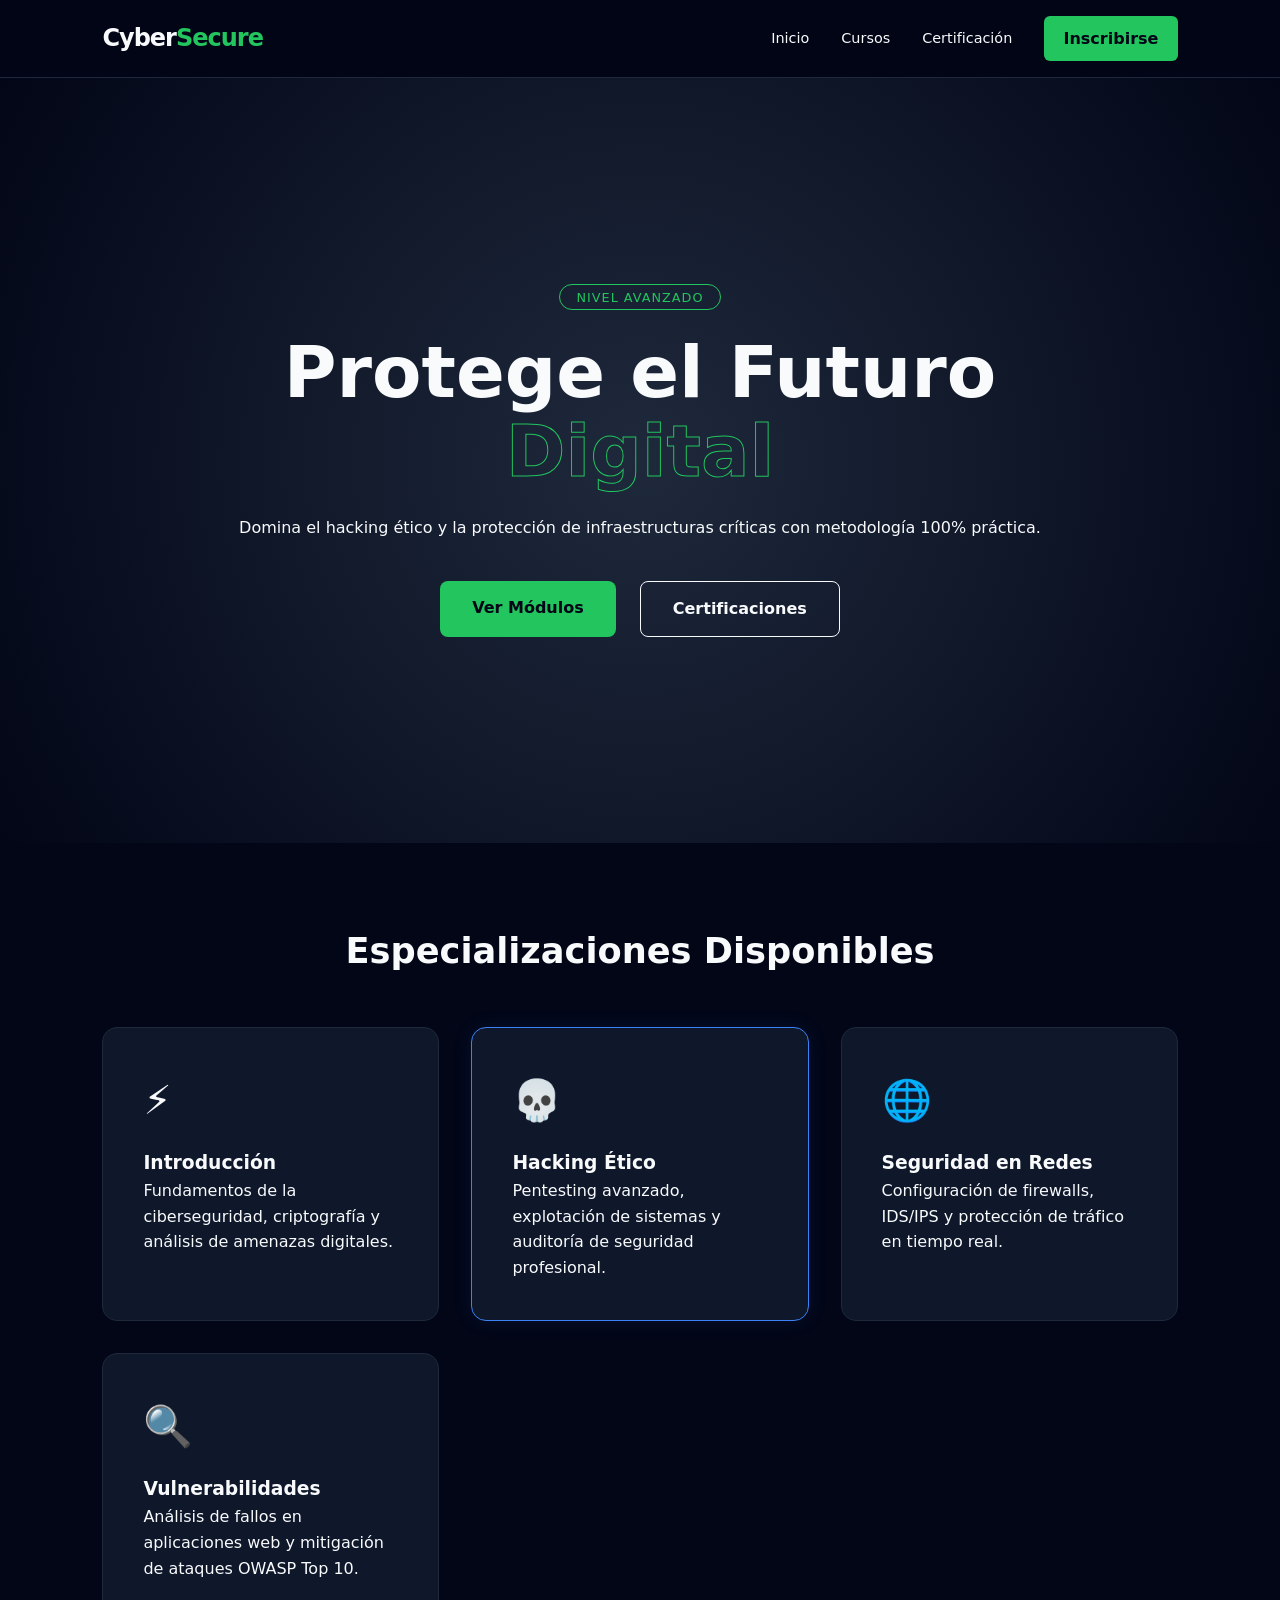
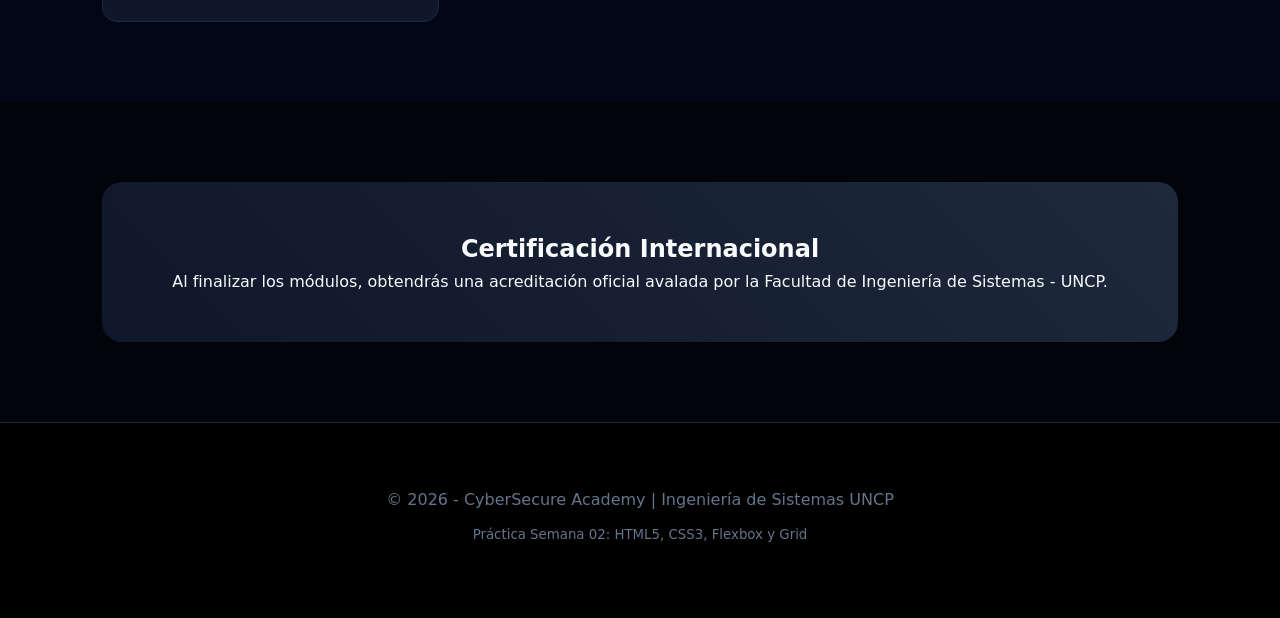
<file: index.html>
<!-- ================= PASO 1: ESTRUCTURA DEL PROYECTO ================= -->
<!-- Archivo principal index.html dentro de la carpeta Semana02 -->
<!DOCTYPE html>

<!-- ================= PASO 2: HTML5 + SEO + CONFIGURACIÓN BASE ================= -->
<html lang="es"> <!-- Define el idioma del documento -->

<head>
    <meta charset="UTF-8"> <!-- Permite caracteres especiales -->
    
    <!-- Permite diseño responsivo en dispositivos móviles -->
    <meta name="viewport" content="width=device-width, initial-scale=1.0"> 
    
    <!-- Mejora el posicionamiento en buscadores (SEO) -->
    <meta name="description" content="CyberSecure Academy: Formación avanzada en hacking ético y defensa digital.">
    
    <!-- Título de la página -->
    <title>CyberSecure Academy | Pro-Training</title>
    
    <!-- Enlace al archivo de estilos CSS -->
    <link rel="stylesheet" href="styles.css">
</head>

<body>

    <!-- ================= PASO 3: HEADER CON FLEXBOX ================= -->
    <!-- Contiene el logo y menú de navegación -->
    <header class="header">

        <!-- Logo del sitio -->
        <div class="logo">Cyber<span>Secure</span></div>

        <!-- Menú de navegación con enlaces internos -->
        <nav class="nav">
            <!-- Navegación mediante anclas (#id) -->
            <a href="#inicio" class="nav-link">Inicio</a>
            <a href="#cursos" class="nav-link">Cursos</a>
            <a href="#certificacion" class="nav-link">Certificación</a>

            <!-- Botón de acción (lleva al footer/contacto) -->
            <a href="#contacto" class="btn-nav">Inscribirse</a>
        </nav>
    </header>

    <!-- ================= CONTENIDO PRINCIPAL ================= -->
    <main>
        
        <!-- Sección principal (Hero) -->
        <!-- Representa la portada de la página -->
        <section class="hero" id="inicio">
            <div class="hero-content">

                <!-- Etiqueta decorativa -->
                <span class="badge">Nivel Avanzado</span>

                <!-- Título principal -->
                <h1>Protege el Futuro <br><span>Digital</span></h1>

                <!-- Descripción del curso -->
                <p>
                    Domina el hacking ético y la protección de infraestructuras críticas 
                    con metodología 100% práctica.
                </p>
                
                <!-- Botones con navegación interna -->
                <div class="hero-btns">
                    <!-- Navega a la sección de cursos -->
                    <a href="#cursos" class="btn-primary">Ver Módulos</a>

                    <!-- Navega a certificación -->
                    <a href="#certificacion" class="btn-secondary">Certificaciones</a>
                </div>
            </div>
        </section>

        <!-- ================= PASO 4: GRID Y TARJETAS ================= -->
        <!-- Sección que muestra los módulos usando CSS Grid -->
        <section class="contenedor" id="cursos">
            <h2 class="titulo">Especializaciones Disponibles</h2>
            
            <!-- Contenedor de tarjetas -->
            <div class="grid">

                <!-- Tarjeta 1 -->
                <article class="card">
                    <div class="card-icon">⚡</div>
                    <h3>Introducción</h3>
                    <p>Fundamentos de la ciberseguridad, criptografía y análisis de amenazas digitales.</p>
                </article>

                <!-- Tarjeta destacada -->
                <article class="card featured">
                    <div class="card-icon">💀</div>
                    <h3>Hacking Ético</h3>
                    <p>Pentesting avanzado, explotación de sistemas y auditoría de seguridad profesional.</p>
                </article>

                <!-- Tarjeta 3 -->
                <article class="card">
                    <div class="card-icon">🌐</div>
                    <h3>Seguridad en Redes</h3>
                    <p>Configuración de firewalls, IDS/IPS y protección de tráfico en tiempo real.</p>
                </article>

                <!-- Tarjeta 4 -->
                <article class="card">
                    <div class="card-icon">🔍</div>
                    <h3>Vulnerabilidades</h3>
                    <p>Análisis de fallos en aplicaciones web y mitigación de ataques OWASP Top 10.</p>
                </article>

            </div>
        </section>

        <!-- Sección de certificación -->
        <section class="contenedor section-alt" id="certificacion">
            <div class="cert-box">
                <h2>Certificación Internacional</h2>
                <p>
                    Al finalizar los módulos, obtendrás una acreditación oficial 
                    avalada por la Facultad de Ingeniería de Sistemas - UNCP.
                </p>
            </div>
        </section>

    </main>

    <!-- ================= PASO 5: DISEÑO RESPONSIVO ================= -->
    <!-- El comportamiento responsivo se implementa en el archivo CSS con media queries -->

    <!-- ================= FOOTER ================= -->
    <footer class="footer" id="contacto">
        <p>&copy; 2026 - CyberSecure Academy | Ingeniería de Sistemas UNCP</p>

        <!-- Nota de la práctica -->
        <p>
            <small>
                Práctica Semana 02: HTML5, CSS3, Flexbox y Grid
            </small>
        </p>
    </footer>

</body>
</html>
</file>
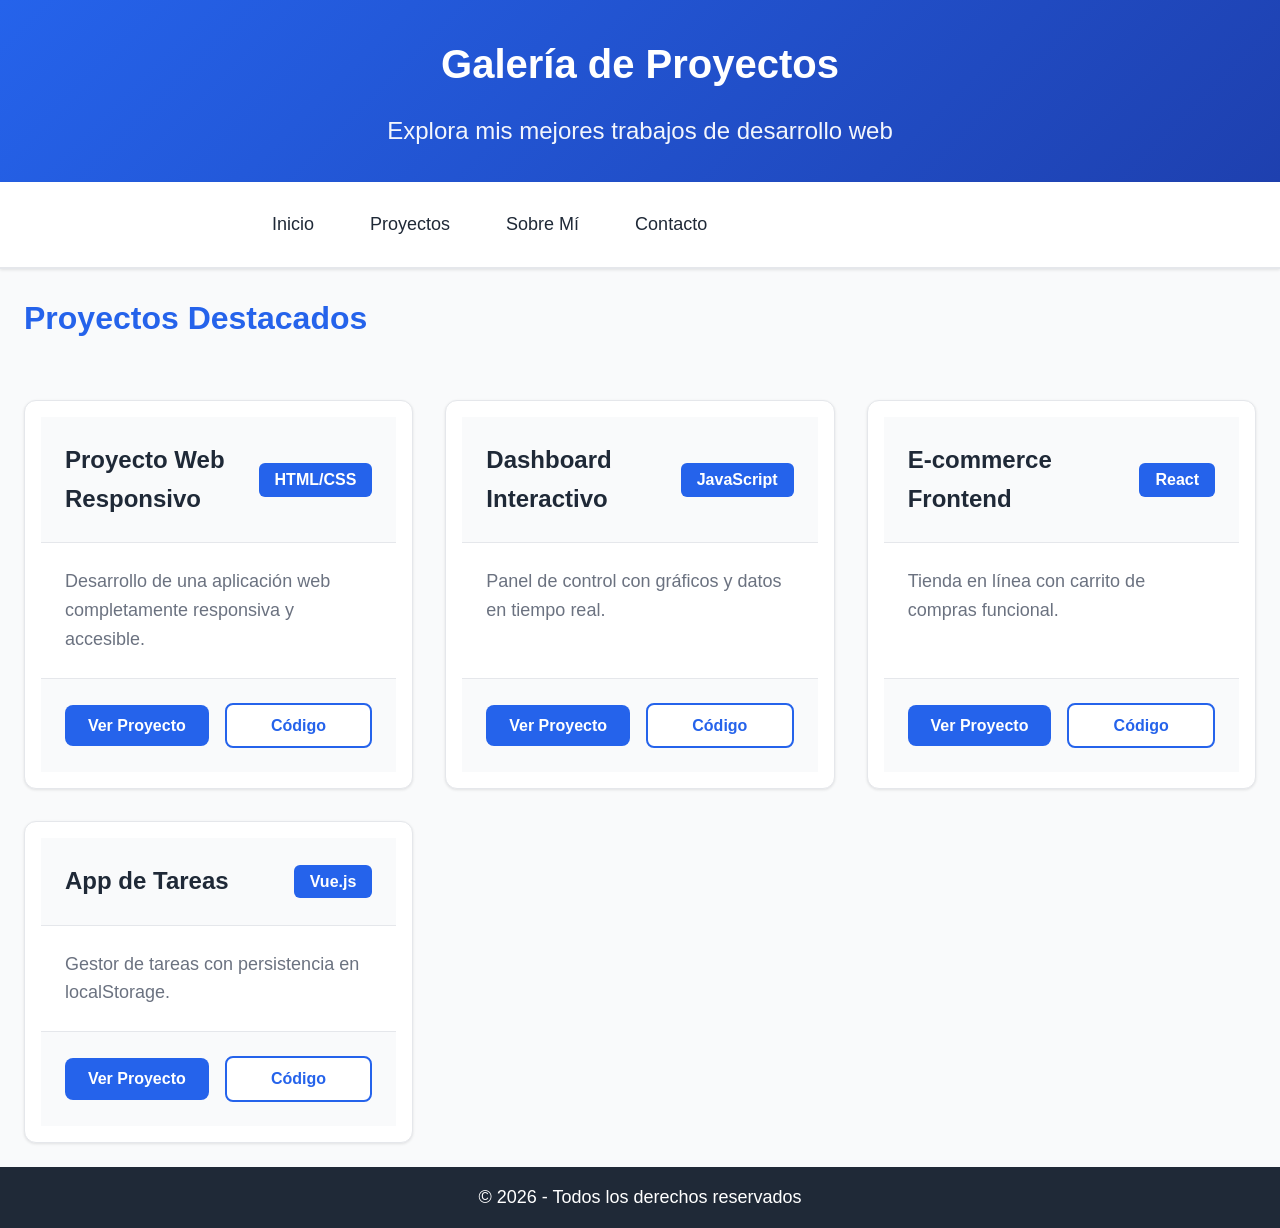
<file: Practica individual 2/index.html>
<!DOCTYPE html>
<html lang="es">
<head>
    <meta charset="UTF-8">
    <meta name="viewport" content="width=device-width, initial-scale=1.0">
    <meta name="description" content="Galería de proyectos técnicos desarrollados en clase">
    <title>Galería de Proyectos</title>
    <link rel="stylesheet" href="styles.css">
</head>
<body>

<header>
    <h1>Galería de Proyectos</h1>
    <p class="subtitle">Explora mis mejores trabajos de desarrollo web</p>
</header>

<nav role="navigation" aria-label="Menú principal">
    <ul class="nav-list">
        <li class="nav-item"><a href="#" class="nav-link">Inicio</a></li>
        <li class="nav-item"><a href="#" class="nav-link">Proyectos</a></li>
        <li class="nav-item"><a href="#" class="nav-link">Sobre Mí</a></li>
        <li class="nav-item"><a href="#" class="nav-link">Contacto</a></li>
    </ul>
</nav>

<main>
    <section class="projects-grid">
        <h2>Proyectos Destacados</h2>
        
        <article class="card" data-category="web">
            <div class="card-header">
                <h3>Proyecto Web Responsivo</h3>
                <span class="badge">HTML/CSS</span>
            </div>
            <p class="card-description">Desarrollo de una aplicación web completamente responsiva y accesible.</p>
            <div class="card-footer">
                <a href="#" class="btn btn-primary">Ver Proyecto</a>
                <a href="#" class="btn btn-secondary">Código</a>
            </div>
        </article>

        <article class="card" data-category="web">
            <div class="card-header">
                <h3>Dashboard Interactivo</h3>
                <span class="badge">JavaScript</span>
            </div>
            <p class="card-description">Panel de control con gráficos y datos en tiempo real.</p>
            <div class="card-footer">
                <a href="#" class="btn btn-primary">Ver Proyecto</a>
                <a href="#" class="btn btn-secondary">Código</a>
            </div>
        </article>

        <article class="card" data-category="web">
            <div class="card-header">
                <h3>E-commerce Frontend</h3>
                <span class="badge">React</span>
            </div>
            <p class="card-description">Tienda en línea con carrito de compras funcional.</p>
            <div class="card-footer">
                <a href="#" class="btn btn-primary">Ver Proyecto</a>
                <a href="#" class="btn btn-secondary">Código</a>
            </div>
        </article>

        <article class="card" data-category="web">
            <div class="card-header">
                <h3>App de Tareas</h3>
                <span class="badge">Vue.js</span>
            </div>
            <p class="card-description">Gestor de tareas con persistencia en localStorage.</p>
            <div class="card-footer">
                <a href="#" class="btn btn-primary">Ver Proyecto</a>
                <a href="#" class="btn btn-secondary">Código</a>
            </div>
        </article>
    </section>
</main>

<footer>
    <p>&copy; 2026 - Todos los derechos reservados</p>
</footer>

</body>
</html>
</file>
<file: styles.css>
/* ================= VARIABLES Y RESET ================= */
:root {
    --primary: #22c55e;      /* Verde Neón */
    --secondary: #3b82f6;    /* Azul Eléctrico */
    --dark-bg: #020617;      /* Fondo Principal */
    --card-bg: #0f172a;      /* Fondo Tarjetas */
    --text-light: #f8fafc;
    --transition: all 0.3s cubic-bezier(0.4, 0, 0.2, 1);
}

* {
    margin: 0;
    padding: 0;
    box-sizing: border-box; /* PASO 4: Control del Box Model */
    font-family: 'Segoe UI', system-ui, sans-serif;
}

html {
    scroll-behavior: smooth; /* Navegación fluida entre secciones */
}

body {
    background-color: var(--dark-bg);
    color: var(--text-light);
    line-height: 1.6;
}

/* ================= HEADER (FLEXBOX) ================= */
.header {
    display: flex;
    justify-content: space-between;
    align-items: center;
    padding: 1rem 8%;
    background: rgba(2, 6, 23, 0.95);
    backdrop-filter: blur(10px); /* Efecto de cristal */
    position: sticky;
    top: 0;
    z-index: 1000;
    border-bottom: 1px solid #1e293b;
}

.logo {
    font-size: 1.5rem;
    font-weight: 800;
    letter-spacing: -1px;
}

.logo span { color: var(--primary); }

.nav {
    display: flex;
    gap: 2rem;
    align-items: center;
}

.nav-link {
    color: var(--text-light);
    text-decoration: none;
    font-size: 0.9rem;
    transition: var(--transition);
}

.nav-link:hover { color: var(--primary); }

.btn-nav {
    background: var(--primary);
    color: var(--dark-bg);
    padding: 0.6rem 1.2rem;
    border-radius: 6px;
    font-weight: bold;
    text-decoration: none;
    transition: var(--transition);
}

.btn-nav:hover {
    box-shadow: 0 0 15px var(--primary);
}

/* ================= HERO SECTION (DISEÑO FLUIDO) ================= */
.hero {
    height: 85vh;
    display: flex;
    align-items: center;
    justify-content: center;
    text-align: center;
    background: radial-gradient(circle at center, #1e293b 0%, #020617 100%);
    padding: 0 5%;
}

.badge {
    color: var(--primary);
    border: 1px solid var(--primary);
    padding: 0.3rem 1rem;
    border-radius: 20px;
    font-size: 0.8rem;
    text-transform: uppercase;
    letter-spacing: 1px;
}

.hero h1 {
    font-size: clamp(2.5rem, 8vw, 4.5rem); /* PASO 4: Unidades fluidas */
    margin: 1.5rem 0;
    line-height: 1.1;
}

.hero h1 span {
    color: transparent;
    -webkit-text-stroke: 1px var(--primary);
}

.hero-btns {
    margin-top: 2.5rem;
    display: flex;
    gap: 1.5rem;
    justify-content: center;
}

.btn-primary, .btn-secondary {
    padding: 0.9rem 2rem;
    border-radius: 8px;
    text-decoration: none;
    font-weight: bold;
    transition: var(--transition);
}

.btn-primary { background: var(--primary); color: var(--dark-bg); }
.btn-primary:hover { transform: translateY(-3px); box-shadow: 0 5px 15px rgba(34, 197, 94, 0.4); }

.btn-secondary { border: 1px solid var(--text-light); color: var(--text-light); }
.btn-secondary:hover { background: var(--text-light); color: var(--dark-bg); }

/* ================= GRID SYSTEM (PASO 4) ================= */
.contenedor {
    padding: 5rem 8%;
    scroll-margin-top: 80px; /* Evita que el header tape el título al navegar */
}

.titulo {
    font-size: 2.2rem;
    margin-bottom: 3rem;
    text-align: center;
}

.grid {
    display: grid;
    /* Grid Responsivo automático sin Media Queries */
    grid-template-columns: repeat(auto-fit, minmax(280px, 1fr));
    gap: 2rem;
}

.card {
    background: var(--card-bg);
    padding: 2.5rem;
    border-radius: 15px;
    border: 1px solid #1e293b;
    transition: var(--transition);
}

.card:hover {
    transform: translateY(-10px);
    border-color: var(--primary);
}

.featured {
    border-color: var(--secondary);
    box-shadow: 0 0 20px rgba(59, 130, 246, 0.1);
}

.card-icon { font-size: 2.5rem; margin-bottom: 1rem; display: block; }

/* ================= SECCIÓN CERTIFICACIÓN ================= */
.section-alt { background: #010409; }
.cert-box {
    background: linear-gradient(45deg, #0f172a, #1e293b);
    padding: 3rem;
    border-radius: 20px;
    text-align: center;
    border: 1px border var(--secondary);
}

/* ================= FOOTER ================= */
.footer {
    padding: 4rem 5%;
    background: #000;
    text-align: center;
    border-top: 1px solid #1e293b;
}

.footer p { color: #64748b; margin-bottom: 0.5rem; }

/* ================= PASO 5: MEDIA QUERIES (RESPONSIVO) ================= */
@media (max-width: 768px) {
    .header {
        flex-direction: column;
        padding: 1.5rem;
    }

    .nav {
        margin-top: 1.5rem;
        gap: 1rem;
        flex-wrap: wrap;
        justify-content: center;
    }

    .hero { height: auto; padding: 10rem 5%; }
    
    .hero-btns { flex-direction: column; }
}
</file>
<file: Practica individual 2/styles.css>
:root {
    /* Colores */
    --color-principal: #2563eb;
    --color-secundario: #1e40af;
    --color-accent: #f59e0b;
    --color-texto: #1f2937;
    --color-bg: #f9fafb;
    --color-border: #e5e7eb;
    
    /* Espaciado */
    --espaciado-xs: calc(var(--espaciado-base) * 0.5);
    --espaciado-base: 1rem;
    --espaciado-md: calc(var(--espaciado-base) * 1.5);
    --espaciado-lg: calc(var(--espaciado-base) * 2);
    --espaciado-xl: calc(var(--espaciado-base) * 3);
    
    /* Tipografía */
    --font-family: 'Segoe UI', Tahoma, Geneva, Verdana, sans-serif;
    --font-size-sm: clamp(0.875rem, 1.5vw, 1rem);
    --font-size-base: clamp(1rem, 2vw, 1.125rem);
    --font-size-lg: clamp(1.25rem, 3vw, 1.5rem);
    --font-size-xl: clamp(1.5rem, 4vw, 2rem);
    --font-size-2xl: clamp(1.875rem, 5vw, 2.5rem);
    
    /* Border radius */
    --radius-sm: 0.375rem;
    --radius-base: 0.5rem;
    --radius-lg: 0.75rem;
}

* {
    margin: 0;
    padding: 0;
    box-sizing: border-box;
}

body {
    font-family: var(--font-family);
    font-size: var(--font-size-base);
    color: var(--color-texto);
    background-color: var(--color-bg);
    line-height: 1.6;
    display: grid;
    grid-template-columns: 1fr;
    grid-template-rows: auto auto 1fr auto;
    grid-template-areas:
        "header"
        "nav"
        "main"
        "footer";
    min-height: 100vh;
}

/* Tipografía con clamp() */
h1 {
    font-size: var(--font-size-2xl);
    margin: 0;
}

h2 {
    font-size: var(--font-size-xl);
    margin: calc(var(--espaciado-base) * 0) 0 calc(var(--espaciado-md));
}

h3 {
    font-size: var(--font-size-lg);
    margin: 0;
}

p {
    margin: 0;
    font-size: var(--font-size-base);
}

/* Header */
header {
    grid-area: header;
    background: linear-gradient(135deg, var(--color-principal) 0%, var(--color-secundario) 100%);
    color: white;
    padding: var(--espaciado-lg) var(--espaciado-md);
    text-align: center;
    box-shadow: 0 2px 4px rgba(0, 0, 0, 0.1);
}

header h1 {
    margin-bottom: var(--espaciado-base);
}

.subtitle {
    font-size: var(--font-size-lg);
    opacity: 0.95;
    margin: 0;
}

/* ====== FLEXBOX - NAVBAR ====== */
nav {
    grid-area: nav;
    background-color: white;
    border-bottom: 2px solid var(--color-border);
    padding: var(--espaciado-base);
    box-shadow: 0 1px 3px rgba(0, 0, 0, 0.1);
}

.nav-list {
    display: flex;
    flex-wrap: wrap;
    justify-content: center;
    align-items: center;
    gap: var(--espaciado-xs);
    list-style: none;
    max-width: 800px;
    margin: 0 auto;
}

.nav-item {
    margin: 0;
}

.nav-link {
    display: inline-block;
    padding: calc(var(--espaciado-base) * 0.75) var(--espaciado-base);
    color: var(--color-texto);
    text-decoration: none;
    font-weight: 500;
    border-radius: var(--radius-base);
    transition: all 0.3s ease;
}

.nav-link:hover {
    background-color: var(--color-principal);
    color: white;
    transform: scale(1.05);
}

/* Main */
main {
    grid-area: main;
    padding: var(--espaciado-lg);
}

/* ====== GRID - PROJECTS SECTION ====== */
.projects-grid {
    display: grid;
    grid-template-columns: 1fr;
    gap: var(--espaciado-lg);
}

.projects-grid h2 {
    grid-column: 1 / -1;
    color: var(--color-principal);
    margin-bottom: var(--espaciado-md);
}

/* ====== FLEXBOX - CARD ====== */
.card {
    display: flex;
    flex-direction: column;
    background: white;
    border: 1px solid var(--color-border);
    border-radius: var(--radius-lg);
    overflow: hidden;
    transition: all 0.3s ease;
    box-shadow: 0 1px 3px rgba(0, 0, 0, 0.1);
}

.card:hover {
    box-shadow: 0 10px 25px rgba(0, 0, 0, 0.15);
    transform: translateY(calc(var(--espaciado-xs) * -1));
}

/* FLEXBOX - Card Header */
.card-header {
    display: flex;
    flex-direction: row;
    justify-content: space-between;
    align-items: center;
    gap: var(--espaciado-base);
    padding: var(--espaciado-md);
    background-color: var(--color-bg);
    border-bottom: 1px solid var(--color-border);
    flex-wrap: wrap;
}

.card-header h3 {
    flex: 1;
    min-width: 150px;
}

.badge {
    display: inline-block;
    background-color: var(--color-principal);
    color: white;
    padding: calc(var(--espaciado-xs) * 0.5) var(--espaciado-base);
    border-radius: var(--radius-sm);
    font-size: var(--font-size-sm);
    font-weight: 600;
    white-space: nowrap;
}

.card-description {
    flex: 1;
    padding: var(--espaciado-md);
    color: #6b7280;
    font-size: var(--font-size-base);
}

/* FLEXBOX - Card Footer */
.card-footer {
    display: flex;
    flex-direction: row;
    justify-content: space-between;
    align-items: center;
    gap: var(--espaciado-base);
    padding: var(--espaciado-md);
    background-color: var(--color-bg);
    border-top: 1px solid var(--color-border);
}

/* ====== BOTONES ====== */
.btn {
    display: inline-flex;
    align-items: center;
    justify-content: center;
    padding: calc(var(--espaciado-base) * 0.5) var(--espaciado-base);
    border: none;
    border-radius: var(--radius-base);
    font-size: var(--font-size-sm);
    font-weight: 600;
    cursor: pointer;
    text-decoration: none;
    transition: all 0.3s ease;
    flex: 1;
}

.btn-primary {
    background-color: var(--color-principal);
    color: white;
}

.btn-primary:hover {
    background-color: var(--color-secundario);
    transform: scale(1.05);
}

.btn-secondary {
    background-color: white;
    color: var(--color-principal);
    border: 2px solid var(--color-principal);
}

.btn-secondary:hover {
    background-color: var(--color-principal);
    color: white;
}

/* Footer */
footer {
    grid-area: footer;
    background-color: var(--color-texto);
    color: white;
    text-align: center;
    padding: var(--espaciado-base);
    font-size: var(--font-size-sm);
}

footer p {
    margin: 0;
}

/* Responsive */
@media (min-width: 768px) {
    body {
        grid-template-areas:
            "header"
            "nav"
            "main"
            "footer";
    }
    
    .nav-list {
        justify-content: flex-start;
        padding: 0 var(--espaciado-base);
        gap: var(--espaciado-md);
    }
    
    main {
        padding: var(--espaciado-xl) var(--espaciado-lg);
    }
    
    .projects-grid {
        grid-template-columns: repeat(auto-fit, minmax(300px, 1fr));
    }
}

@media (max-width: 480px) {
    body {
        grid-template-areas:
            "header"
            "nav"
            "main"
            "footer";
    }
    
    header {
        padding: var(--espaciado-md) var(--espaciado-base);
    }
    
    .nav-list {
        gap: calc(var(--espaciado-xs) * 0.75);
    }
    
    .nav-link {
        padding: calc(var(--espaciado-base) * 0.5) var(--espaciado-xs);
        font-size: var(--font-size-sm);
    }
    
    main {
        padding: var(--espaciado-md);
    }
    
    .card-header {
        flex-direction: column;
        align-items: flex-start;
    }
    
    .card-footer {
        flex-direction: column;
        gap: calc(var(--espaciado-xs) * 0.75);
    }
    
    .btn {
        width: 100%;
    }
    
    .projects-grid {
        grid-template-columns: 1fr;
    }
}
    main {
        padding: var(--espaciado-md);
    }
    
    article {
        padding: var(--espaciado-base);
    }
</file>
